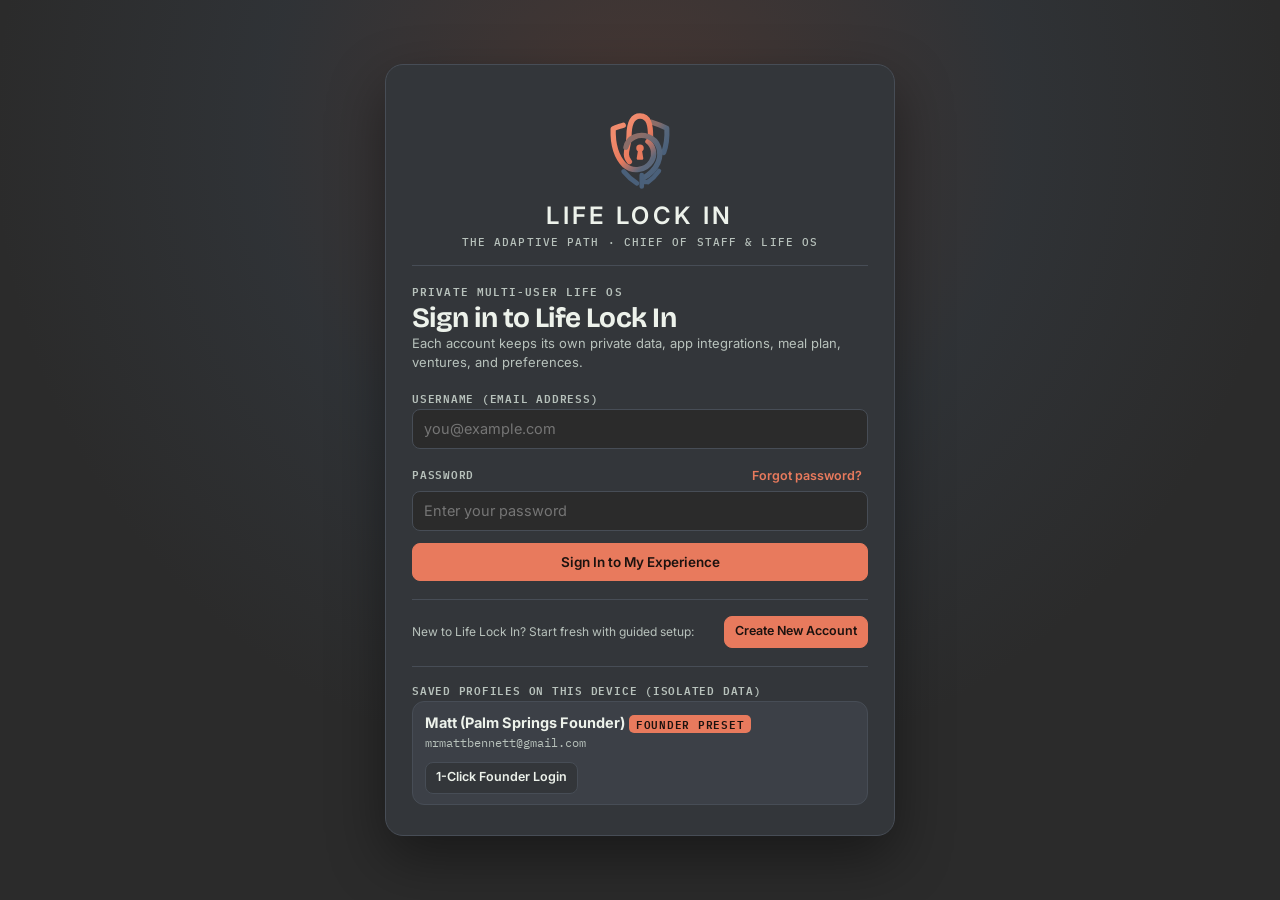
<file: index.html>
<!doctype html>
<html lang="en" data-theme="dark">
<head>
<meta charset="utf-8">
<meta name="viewport" content="width=device-width,initial-scale=1,viewport-fit=cover">
<meta name="apple-mobile-web-app-capable" content="yes">
<meta name="apple-mobile-web-app-status-bar-style" content="black-translucent">
<meta name="apple-mobile-web-app-title" content="Life Lock In">
<meta name="theme-color" content="#2B2B2B">
<link rel="icon" type="image/svg+xml" href="./icon.svg">
<link rel="apple-touch-icon" href="./icon.svg">
<link rel="manifest" href="./manifest.json">
<title>LIFE LOCK IN — The Adaptive Path · Chief of Staff OS</title>
<link rel="preconnect" href="https://fonts.googleapis.com">
<link rel="preconnect" href="https://fonts.gstatic.com" crossorigin>
<link href="https://fonts.googleapis.com/css2?family=Bricolage+Grotesque:opsz,wght@12..96,500;12..96,700&family=IBM+Plex+Mono:wght@400;500;600&family=Inter:wght@400;500;600;700&display=swap" rel="stylesheet">
<link rel="stylesheet" href="./steady.css">
</head>
<body>
<div id="authRoot" hidden></div>
<div class="app" id="appShell" hidden>
  <aside class="rail">
    <a class="brand" href="#today">
      <svg class="brand-mark" viewBox="0 0 200 200" aria-hidden="true">
        <defs>
          <linearGradient id="lliCoralSlate" x1="20%" y1="10%" x2="85%" y2="85%">
            <stop offset="0%" stop-color="#F08B6D"/>
            <stop offset="55%" stop-color="#E87A5D"/>
            <stop offset="100%" stop-color="#5B677A"/>
          </linearGradient>
          <linearGradient id="lliWarmCoral" x1="15%" y1="0%" x2="80%" y2="95%">
            <stop offset="0%" stop-color="#F28E71"/>
            <stop offset="65%" stop-color="#E87A5D"/>
            <stop offset="100%" stop-color="#B56A63"/>
          </linearGradient>
          <linearGradient id="lliSlateBlue" x1="25%" y1="15%" x2="85%" y2="95%">
            <stop offset="0%" stop-color="#8C6D68"/>
            <stop offset="45%" stop-color="#58677B"/>
            <stop offset="100%" stop-color="#4A607A"/>
          </linearGradient>
        </defs>
        <path d="M126 39 C139 43 151 48 161 53 C162 72 160 91 154 108" fill="none" stroke="url(#lliSlateBlue)" stroke-width="12" stroke-linecap="round" stroke-linejoin="round"/>
        <path d="M62 46 C53 49 45 51 39 54 C38 86 45 117 65 137 C83 153 113 149 126 128 C135 114 132 94 118 83" fill="none" stroke="url(#lliCoralSlate)" stroke-width="12.5" stroke-linecap="round" stroke-linejoin="round"/>
        <path d="M124 72 C124 47 121 25 100 25 C79 25 75 48 75 72 C75 96 61 112 76 129" fill="none" stroke="url(#lliWarmCoral)" stroke-width="12.5" stroke-linecap="round" stroke-linejoin="round"/>
        <path d="M68 96 C73 74 97 64 119 72 C141 80 151 106 141 131 C134 147 121 159 106 167" fill="none" stroke="url(#lliSlateBlue)" stroke-width="12.5" stroke-linecap="round" stroke-linejoin="round"/>
        <path d="M63 151 C72 162 82 171 93 178" fill="none" stroke="#4A607A" stroke-width="11.5" stroke-linecap="round"/>
        <path d="M104 159 L104 185 M104 175 L116 175 M118 175 C127 169 136 160 143 150" fill="none" stroke="#4A607A" stroke-width="11" stroke-linecap="round" stroke-linejoin="round"/>
        <circle cx="100" cy="98" r="9" fill="#E87A5D"/>
        <path d="M95.5 103 L92.5 121 C92.2 122.8 93.6 124.5 95.5 124.5 L104.5 124.5 C106.4 124.5 107.8 122.8 107.5 121 L104.5 103 Z" fill="#E87A5D"/>
      </svg>
      <div><b class="wordmark">LIFE LOCK IN</b><small>The Adaptive Path</small></div>
    </a>
    <nav class="nav" id="nav" aria-label="Primary Navigation"></nav>
    <div class="rail-actions">
      <div class="user-chip" id="userChip">
        <div><b id="userNameDisp">User</b><span class="hint small mono" id="userEmailDisp"></span></div>
        <button class="btn sm link" id="logoutBtn" type="button" title="Log Out / Switch User">Log Out</button>
      </div>
      <a class="btn sm" href="/jobs" style="display:flex;align-items:center;justify-content:center;gap:7px;background:rgba(56,189,248,0.12);border:1px solid rgba(56,189,248,0.3);color:#38bdf8;font-weight:600;padding:8px 12px;border-radius:8px;text-decoration:none;font-size:12px;">
        <svg viewBox="0 0 24 24" style="width:14px;height:14px;stroke:currentColor;fill:none;stroke-width:2;stroke-linecap:round;stroke-linejoin:round;" aria-hidden="true">
          <rect x="2" y="7" width="20" height="14" rx="2" ry="2"/>
          <path d="M16 21V5a2 2 0 0 0-2-2h-4a2 2 0 0 0-2 2v16"/>
        </svg>
        <span>Jobs App</span>
        <span style="font-family:var(--font-mono, monospace);font-size:9.5px;background:#38bdf8;color:#0f172a;font-weight:700;padding:1px 6px;border-radius:99px;margin-left:auto;">15</span>
      </a>
      <button class="btn sun sm" id="wakeBtn" type="button">Morning Ignition</button>
      <a id="fpill" href="#today"></a>
      <div class="railmeta" id="sync">Saved on device</div>
    </div>
  </aside>
  <main id="main" tabindex="-1"></main>
</div>

<div id="modalRoot"></div>
<div id="toast" class="toast" role="status" aria-live="polite"></div>

<script src="./steady-data.js"></script>
<script src="./steady-engine.js"></script>
<script src="./steady-views.js"></script>
<script>
// Seamlessly inject Jobs App navigation link into Primary Navigation rail
(function() {
  function injectJobsNav() {
    const nav = document.getElementById("nav");
    if (nav && !nav.querySelector('a[href="/jobs"]')) {
      const a = document.createElement("a");
      a.href = "/jobs";
      a.setAttribute("data-app", "jobs");
      a.innerHTML = '<svg viewBox="0 0 24 24" aria-hidden="true" style="stroke:currentColor;fill:none;stroke-width:2;stroke-linecap:round;stroke-linejoin:round;"><rect x="2" y="7" width="20" height="14" rx="2" ry="2"/><path d="M16 21V5a2 2 0 0 0-2-2h-4a2 2 0 0 0-2 2v16"/></svg><span>Jobs App</span><span class="badge" style="background:#38bdf8;color:#0f172a;font-weight:700;">15</span>';
      if (nav.children.length >= 2) {
        nav.insertBefore(a, nav.children[2]);
      } else {
        nav.appendChild(a);
      }
    }
  }
  const obs = new MutationObserver(injectJobsNav);
  const nav = document.getElementById("nav");
  if (nav) obs.observe(nav, { childList: true });
  window.addEventListener("DOMContentLoaded", injectJobsNav);
  window.addEventListener("load", injectJobsNav);
  injectJobsNav();
})();
</script>
</body>
</html>
</file>
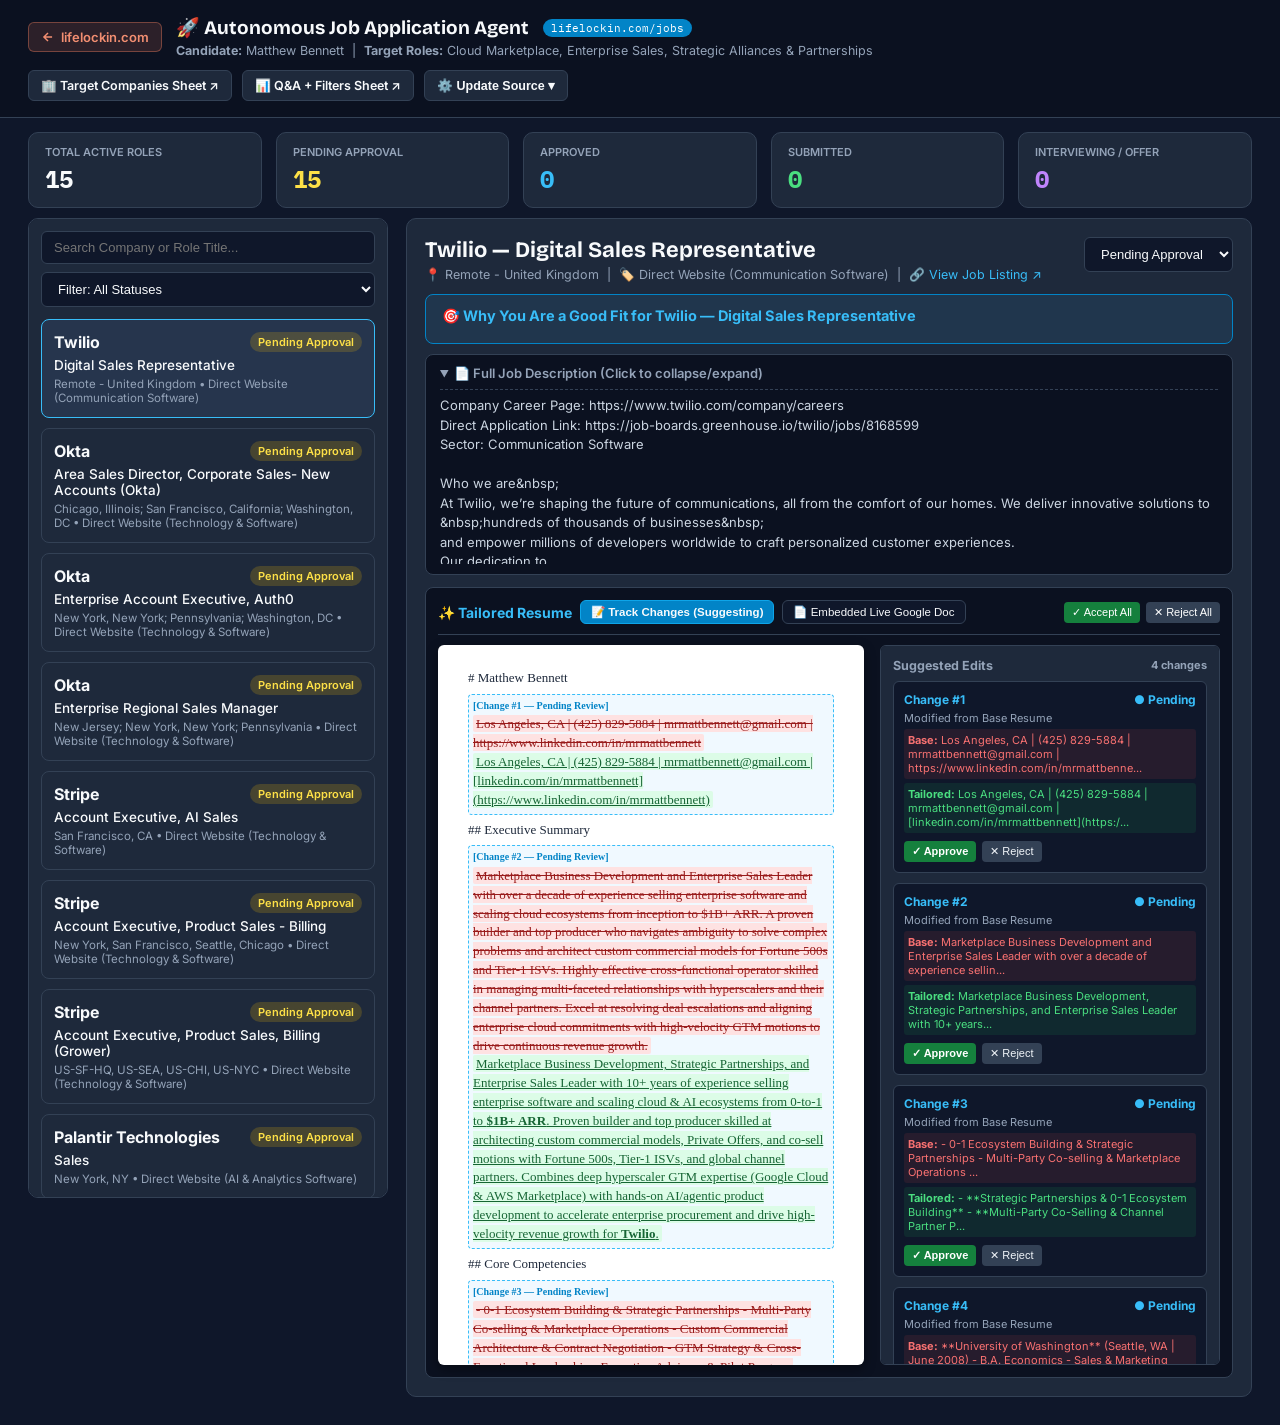
<file: jobs/index.html>
<!DOCTYPE html>
<html lang="en">
<head>
  <meta charset="UTF-8" />
  <meta name="viewport" content="width=device-width, initial-scale=1.0" />
  <title>Matthew Bennett — Job Applications | Life Lock In</title>
  <link rel="icon" type="image/svg+xml" href="/icon.svg">
  <link rel="preconnect" href="https://fonts.googleapis.com">
  <link rel="preconnect" href="https://fonts.gstatic.com" crossorigin>
  <link href="https://fonts.googleapis.com/css2?family=Bricolage+Grotesque:opsz,wght@12..96,500;12..96,700&family=IBM+Plex+Mono:wght@400;500;600&family=Inter:wght@400;500;600;700&display=swap" rel="stylesheet">
  <link rel="stylesheet" href="./jobs.css">
</head>
<body>
  <header>
    <div class="header-left">
      <a class="home-link" href="/" title="Return to Chief of Staff OS">
        <svg width="14" height="14" viewBox="0 0 24 24" fill="none" stroke="currentColor" stroke-width="2.5"><path d="M19 12H5M12 19l-7-7 7-7"/></svg>
        lifelockin.com
      </a>
      <div>
        <h1>🚀 Autonomous Job Application Agent <span style="font-size:11px; font-weight:normal; background:#0284c7; color:#fff; padding:2px 8px; border-radius:12px; margin-left:6px; font-family:'IBM Plex Mono',monospace;">lifelockin.com/jobs</span></h1>
        <p><strong>Candidate:</strong> Matthew Bennett &nbsp;|&nbsp; <strong>Target Roles:</strong> Cloud Marketplace, Enterprise Sales, Strategic Alliances & Partnerships</p>
      </div>
    </div>
    <div class="header-links">
      <a id="companySheetLink" href="#" target="_blank" rel="noopener">🏢 Target Companies Sheet ↗</a>
      <a id="filterSheetLink" href="#" target="_blank" rel="noopener">📊 Q&A + Filters Sheet ↗</a>
      <button onclick="toggleConfigDrawer()" id="updateSourceBtn">⚙️ Update Source ▾</button>
    </div>
  </header>

  <div class="metrics" id="metrics"></div>

  <div class="config-drawer" id="configDrawer">
    <div class="config-card">
      <h3>
        <span>🔧 Agent Filter Parameters</span>
        <a id="editParamsSheetLink" href="#" target="_blank" style="font-size:12px; color:#38bdf8; text-decoration:none;">Open Sheet ↗</a>
      </h3>
      <div style="font-size:12px; color:var(--muted); margin-bottom:6px;">Select a parameter key to view its active values:</div>
      <select id="paramKeySelect" style="width:100%;" onchange="onParamSelected()"></select>
      <div style="margin-top:8px;">
        <input type="text" id="paramValueInput" style="width:100%;" readonly />
      </div>
      <div style="margin-top:6px; font-size:11.5px; color:var(--muted);">
        <strong id="paramCategory"></strong>: <span id="paramDesc"></span>
      </div>
    </div>

    <div class="config-card">
      <h3>
        <span>🏢 Company Career Sources</span>
        <span id="companyCountBadge" style="font-size:11.5px; color:#94a3b8; font-weight:normal;">117 companies tracked</span>
      </h3>
      <div style="font-size:12px; color:var(--muted); margin-bottom:6px;">Direct career sites are pulled directly from your Google Sheet.</div>
      <div style="margin-top:12px; padding:10px; background:#0f172a; border-radius:6px; font-size:12px; line-height:1.5;">
        <span>To add a new target tech company or update company career URLs:</span><br/>
        <a id="addCompanySheetLink" href="#" target="_blank" style="color:#38bdf8; font-weight:600; display:inline-block; margin-top:6px;">Open top_us_tech_careers Tab in Google Sheets ↗</a>
      </div>
    </div>
  </div>

  <div class="layout">
    <div class="sidebar-list">
      <div style="margin-bottom:12px;">
        <input type="text" id="searchInput" placeholder="Search Company or Role Title..." style="width:100%; margin-bottom:8px;" oninput="onSearchChange()" />
        <select id="statusFilter" style="width:100%;" onchange="onStatusFilterChange()">
          <option value="All">Filter: All Statuses</option>
          <option value="Discovered">Discovered</option>
          <option value="Pending Approval">Pending Approval</option>
          <option value="Approved">Approved</option>
          <option value="Submitted">Submitted</option>
          <option value="Interviewing">Interviewing</option>
          <option value="Offer">Offer</option>
        </select>
      </div>
      <div id="jobList"></div>
    </div>

    <div class="detail-pane" id="detailPane">
      <div style="text-align:center; padding:100px 20px; color:var(--muted);">
        Select an active role from the sidebar to inspect details and review the tailored resume.
      </div>
    </div>
  </div>

  <div class="toast" id="toast"></div>

  <!-- Synchronous Data Bundles -->
  <script src="./jobs-data.js"></script>
  <script src="./slice-1.js"></script>
  <script src="./slice-2.js"></script>
  <script src="./slice-3.js"></script>
  <script src="./slice-4.js"></script>
  <script src="./slice-5.js"></script>
  <script src="./slice-6.js"></script>
  <script src="./slice-7.js"></script>
  <script src="./slice-8.js"></script>

  <script>
    const FALLBACK_BASE_RESUME = `# Matthew Bennett
Los Angeles, CA | (425) 829-5884 | mrmattbennett@gmail.com | https://www.linkedin.com/in/mrmattbennett

## Executive Summary
Marketplace Business Development and Enterprise Sales Leader with over a decade of experience selling enterprise software and scaling cloud ecosystems from inception to $1B+ ARR. A proven builder and top producer who navigates ambiguity to solve complex problems and architect custom commercial models for Fortune 500s and Tier-1 ISVs. Highly effective cross-functional operator skilled in managing multi-faceted relationships with hyperscalers and their channel partners. Excel at resolving deal escalations and aligning enterprise cloud commitments with high-velocity GTM motions to drive continuous revenue growth.

## Core Competencies
- 0-1 Ecosystem Building & Strategic Partnerships
- Multi-Party Co-selling & Marketplace Operations
- Custom Commercial Architecture & Contract Negotiation
- GTM Strategy & Cross-Functional Leadership
- Executive Advisory & Pilot Program Ownership

## Work Experience

### Independent Entrepreneur, Consultant & Technical Builder (May 2025 – Present)
- **Product Development:** Architected and developed a full-stack, AI-driven customer acquisition platform from the ground up, utilizing agentic workflow automations and complex payment integrations to solve localized market inefficiencies for local business owners.
- **Market Readiness:** Maintained deep fluency in evolving multi-cloud commercial models, specifically tracking the expansion of Marketplace buying centers from IT infrastructure to line of business applications.

### Google Inc. — Global Strategic Channel Manager, Google Cloud Marketplace (May 2024 – May 2025 | Los Angeles, CA)
- **Revenue Leadership:** Orchestrated multi-party Channel Partner Private Offers across 35 strategic partners, including Informatica. Designed channel economics into enterprise deals, enabling customers to draw down committed cloud spend via partner channels and generating $1B+ in incremental ecosystem revenue.
- **Operational Scalability:** Designed transaction frameworks and resolved complex governance bottlenecks across sales, legal, and operational disciplines, reducing channel procurement execution cycles from 6 months to 2 weeks.

### Google Inc. — Lead, Data & GenAI Global Strategic ISV Partnerships, Google Cloud Marketplace (May 2021 – May 2024 | Los Angeles, CA)
- **Category Leadership:** Owned GTM strategy and scaled the Data & GenAI Marketplace category to $500M+ in new revenue. Successfully achieved >100% of target quotas year-over-year.
- **Strategic Pipeline Acceleration:** Co-authored and executed joint GTM motions across 25+ Tier-1 ISVs (e.g., Fivetran, dbt Labs). Advised executive leadership on marketplace transaction structures, successfully converting high-friction enterprise procurement cycles into accelerated cloud drawdowns.
- **Pilot Program Ownership:** Selected by leadership to pilot the Marketplace Sales Lead Program, establishing foundational operating mechanisms, joint pipeline reviews, and compensation structures later adopted globally.

### Google Inc. — Founding Team Member & Enterprise Account Executive, Google Cloud Marketplace (Aug 2016 – May 2021 | Los Angeles, CA)
- **0-1 Foundation:** Key contributor in launching and scaling Google Cloud Marketplace from its inception, expanding the ecosystem 10x to $250M+ in annual transaction volume.
- **Contract Architecture:** Crafted bespoke legal, financial, and operational frameworks for Fortune 500 customers, paving the way for multi-million dollar third-party software transactions on GCP.

### Orbitera, Inc. — Head of Sales & Business Development (Oct 2014 – Aug 2016 | Seattle, WA)
- **Startup Growth & Acquisition:** Directed GTM strategy for a pioneering multi-cloud marketplace platform, driving $5M+ in new enterprise revenue and managed AWS Marketplace listings as Seller of Record for Adobe, Oracle, and Suse, providing a foundational understanding of the underlying hyperscaler consumption models driving modern software monetization.
- **Solution Architecture:** Designed multi-cloud billing and metering architectures, enabling complex ISVs to efficiently package and price solutions across disparate cloud environments.

## Education
**University of Washington** (Seattle, WA | June 2008)
- B.A. Economics
- Sales & Marketing Program Certificate – Michael G. Foster School of Business`;

    let allJobs = (window.INITIAL_JOBS || []);
    let filteredJobs = [...allJobs];
    let selectedId = null;
    let resumeViewMode = 'track';
    let currentFilter = 'All';
    let searchQuery = '';
    let trackedBlocksByJob = {};

    const details = window.JOB_DETAILS || {};
    allJobs.forEach(j => {
      if (details[j.id]) {
        Object.assign(j, details[j.id]);
      }
    });

    const LOCAL_STATUS_KEY = 'matthew_job_status_overrides';
    function getStatusOverrides() {
      try { return JSON.parse(localStorage.getItem(LOCAL_STATUS_KEY) || '{}'); }
      catch(e) { return {}; }
    }
    function setStatusOverride(jobId, newStatus) {
      const overrides = getStatusOverrides();
      overrides[jobId] = newStatus;
      localStorage.setItem(LOCAL_STATUS_KEY, JSON.stringify(overrides));
      const job = allJobs.find(j => j.id === jobId);
      if (job) job.status = newStatus;
    }

    const overrides = getStatusOverrides();
    allJobs.forEach(j => {
      if (overrides[j.id]) j.status = overrides[j.id];
    });

    function computeTrackedBlocks(baseText, tailoredText) {
      function cleanLines(txt) {
        return (txt || '').replace(/^### Tailoring & Match Highlights[\s\S]*$/m, '')
          .replace(/^## Review & Approve:[\s\S]*$/m, '')
          .trim().split('\n').map(l => l.trim()).filter(l => l && !l.startsWith('**Target Role') && !l.startsWith('**Core Focus'));
      }
      const a = cleanLines(baseText);
      const b = cleanLines(tailoredText);
      const m = a.length, n = b.length;
      const dp = Array.from({length: m + 1}, () => new Uint16Array(n + 1));
      for (let i = 0; i < m; i++) {
        for (let j = 0; j < n; j++) {
          if (a[i] === b[j]) dp[i+1][j+1] = dp[i][j] + 1;
          else dp[i+1][j+1] = Math.max(dp[i+1][j], dp[i][j+1]);
        }
      }
      let i = m, j = n;
      const rawDiffs = [];
      while (i > 0 || j > 0) {
        if (i > 0 && j > 0 && a[i-1] === b[j-1]) {
          rawDiffs.push({type: 'equal', base: a[i-1], tail: b[j-1]});
          i--; j--;
        } else if (j > 0 && (i === 0 || dp[i][j-1] >= dp[i-1][j])) {
          rawDiffs.push({type: 'insert', base: '', tail: b[j-1]});
          j--;
        } else {
          rawDiffs.push({type: 'delete', base: a[i-1], tail: ''});
          i--;
        }
      }
      rawDiffs.reverse();

      const blocks = [];
      let changeIdx = 1;
      let k = 0;
      while (k < rawDiffs.length) {
        const cur = rawDiffs[k];
        if (cur.type === 'equal') {
          blocks.push({
            id: 'eq_' + k,
            type: 'equal',
            base_text: cur.base,
            tailored_text: cur.tail,
            status: 'equal'
          });
          k++;
        } else {
          const baseParts = [];
          const tailParts = [];
          while (k < rawDiffs.length && rawDiffs[k].type !== 'equal') {
            if (rawDiffs[k].base) baseParts.push(rawDiffs[k].base);
            if (rawDiffs[k].tail) tailParts.push(rawDiffs[k].tail);
            k++;
          }
          const baseText = baseParts.join('\n');
          const tailText = tailParts.join('\n');
          let label = 'Modified from Base Resume';
          let type = 'replace';
          if (!baseText) { type = 'insert'; label = 'New Tailored Addition'; }
          else if (!tailText) { type = 'delete'; label = 'Removed from Base Resume'; }

          blocks.push({
            id: 'chg_' + changeIdx,
            change_num: changeIdx,
            type: type,
            label: label,
            base_text: baseText,
            tailored_text: tailText,
            status: 'pending'
          });
          changeIdx++;
        }
      }
      return blocks;
    }

    function init() {
      const cfg = window.INITIAL_CONFIG || {};
      const companyUrl = cfg.career_sources_url || "https://docs.google.com/spreadsheets/d/114AoWET16MNHi5zJTwM71kMkh4qBNcnsbhUi_ZzXZ6Y/edit?gid=2091292570#gid=2091292570";
      const filterUrl = cfg.spreadsheet_url || "https://docs.google.com/spreadsheets/d/1IRIumpzqp-xp_iKkfKp7P3NCd9X6vmOjbTSAWedp-Cg/edit";

      document.getElementById('companySheetLink').href = companyUrl;
      document.getElementById('addCompanySheetLink').href = companyUrl;
      document.getElementById('filterSheetLink').href = filterUrl;
      document.getElementById('editParamsSheetLink').href = filterUrl;

      const params = cfg.parameters || [];
      const sel = document.getElementById('paramKeySelect');
      sel.innerHTML = params.map(p => `<option value="${p.key}">${p.key} (${p.category})</option>`).join('');
      onParamSelected();

      applyFilters();
      if (filteredJobs.length > 0) {
        selectJob(filteredJobs[0].id);
      }
    }

    function toggleConfigDrawer() {
      const drawer = document.getElementById('configDrawer');
      const btn = document.getElementById('updateSourceBtn');
      drawer.classList.toggle('open');
      btn.textContent = drawer.classList.contains('open') ? '⚙️ Update Source ▴' : '⚙️ Update Source ▾';
    }

    function onParamSelected() {
      const cfg = window.INITIAL_CONFIG || {};
      const params = cfg.parameters || [];
      const key = document.getElementById('paramKeySelect').value;
      const item = params.find(p => p.key === key);
      if (!item) return;
      document.getElementById('paramValueInput').value = item.value || '';
      document.getElementById('paramDesc').textContent = item.description || '';
      document.getElementById('paramCategory').textContent = item.category || '';
    }

    function onSearchChange() {
      searchQuery = document.getElementById('searchInput').value.toLowerCase().trim();
      applyFilters();
    }

    function onStatusFilterChange() {
      currentFilter = document.getElementById('statusFilter').value;
      applyFilters();
    }

    function applyFilters() {
      filteredJobs = allJobs.filter(j => {
        if (currentFilter !== 'All' && j.status !== currentFilter) {
          if (currentFilter === 'Approved' && !j.status.startsWith('Approved')) return false;
          if (currentFilter !== 'Approved') return false;
        }
        if (searchQuery) {
          const matchCompany = (j.company || '').toLowerCase().includes(searchQuery);
          const matchTitle = (j.title || '').toLowerCase().includes(searchQuery);
          if (!matchCompany && !matchTitle) return false;
        }
        return true;
      });

      renderMetrics();
      renderJobList();
      if (!filteredJobs.some(j => j.id === selectedId) && filteredJobs.length > 0) {
        selectJob(filteredJobs[0].id);
      }
    }

    function renderMetrics() {
      const total = allJobs.length;
      const pending = allJobs.filter(j => j.status === 'Pending Approval').length;
      const approved = allJobs.filter(j => j.status.startsWith('Approved')).length;
      const submitted = allJobs.filter(j => j.status === 'Submitted').length;
      const interviewing = allJobs.filter(j => j.status === 'Interviewing' || j.status === 'Offer').length;

      document.getElementById('metrics').innerHTML = `
        <div class="metric-card"><div class="label">Total Active Roles</div><div class="val">${total}</div></div>
        <div class="metric-card"><div class="label">Pending Approval</div><div class="val" style="color:#fde047">${pending}</div></div>
        <div class="metric-card"><div class="label">Approved</div><div class="val" style="color:#38bdf8">${approved}</div></div>
        <div class="metric-card"><div class="label">Submitted</div><div class="val" style="color:#4ade80">${submitted}</div></div>
        <div class="metric-card"><div class="label">Interviewing / Offer</div><div class="val" style="color:#c084fc">${interviewing}</div></div>
      `;
    }

    function renderJobList() {
      const listEl = document.getElementById('jobList');
      if (filteredJobs.length === 0) {
        listEl.innerHTML = `<div style="padding:20px; text-align:center; color:var(--muted); font-size:13px;">No matching roles found.</div>`;
        return;
      }
      listEl.innerHTML = filteredJobs.map(j => {
        const cls = j.status.split(' ')[0];
        const active = j.id === selectedId ? 'active' : '';
        return `
          <div class="job-item ${active}" onclick="selectJob(${j.id})">
            <div style="display:flex; justify-content:space-between; align-items:center;">
              <strong style="color:#f8fafc;">${escapeHtml(j.company)}</strong>
              <span class="badge ${cls}">${j.status}</span>
            </div>
            <div style="margin-top:5px; font-size:13.5px; font-weight:500;">${escapeHtml(j.title)}</div>
            <div style="margin-top:4px; font-size:11.5px; color:var(--muted);">${escapeHtml(j.location || 'Remote')} • ${escapeHtml(j.source_board || '')}</div>
          </div>
        `;
      }).join('');
    }

    function selectJob(id) {
      selectedId = id;
      renderJobList();
      const job = allJobs.find(j => j.id === id);
      if (!job) return;

      if (!trackedBlocksByJob[job.id]) {
        trackedBlocksByJob[job.id] = computeTrackedBlocks(FALLBACK_BASE_RESUME, job.tailored_resume_md || '');
      }

      const gdocUrl = job.gdoc_url || '';
      const pdfExportUrl = job.pdf_export_url || (gdocUrl ? getPdfExportUrl(gdocUrl) : '');
      const fitSummaryHtml = (job.match_summary || '').replace('### Tailoring & Match Highlights', '').trim();

      const detailEl = document.getElementById('detailPane');
      detailEl.innerHTML = `
        <div style="display:flex; justify-content:space-between; align-items:flex-start; margin-bottom:12px; gap:16px;">
          <div>
            <h2 style="margin:0 0 4px 0; font-size:22px; font-family:'Bricolage Grotesque', sans-serif;">
              ${escapeHtml(job.company)} — ${escapeHtml(job.title)}
            </h2>
            <div style="color:var(--muted); font-size:12.5px;">
              📍 ${escapeHtml(job.location || 'Remote')} &nbsp;|&nbsp;
              🏷️ ${escapeHtml(job.source_board || 'Direct Career Site')} &nbsp;|&nbsp;
              🔗 <a href="${job.job_url}" target="_blank" rel="noopener" style="color:#38bdf8; text-decoration:none;">View Job Listing ↗</a>
            </div>
          </div>
          <div style="display:flex; align-items:center; gap:8px;">
            <select onchange="onJobStatusChange(${job.id}, this.value)">
              <option value="Pending Approval" ${job.status === 'Pending Approval' ? 'selected' : ''}>Pending Approval</option>
              <option value="Approved" ${job.status.startsWith('Approved') ? 'selected' : ''}>Approved</option>
              <option value="Submitted" ${job.status === 'Submitted' ? 'selected' : ''}>Submitted</option>
              <option value="Interviewing" ${job.status === 'Interviewing' ? 'selected' : ''}>Interviewing</option>
              <option value="Offer" ${job.status === 'Offer' ? 'selected' : ''}>Offer</option>
            </select>
            ${gdocUrl ? `<a href="${gdocUrl}" target="_blank" class="approve-btn" style="text-decoration:none; padding:7px 12px; border-radius:6px; font-size:12.5px; display:inline-flex; align-items:center; gap:5px;">🔗 Open Google Doc ↗</a>` : ''}
            ${pdfExportUrl ? `<a href="${pdfExportUrl}" target="_blank" class="primary" style="text-decoration:none; padding:7px 12px; border-radius:6px; font-size:12.5px; display:inline-flex; align-items:center; gap:5px;">📥 Download PDF ↗</a>` : ''}
          </div>
        </div>

        <div class="fit-summary-section">
          <h3>🎯 Why You Are a Good Fit for ${escapeHtml(job.company)} — ${escapeHtml(job.title)}</h3>
          <div class="fit-summary-body">${formatRichText(fitSummaryHtml)}</div>
        </div>

        <div class="job-desc-compact">
          <details open>
            <summary>📄 Full Job Description (Click to collapse/expand)</summary>
            <div class="job-desc-scroll">${escapeHtml(job.job_description || 'No description available.')}</div>
          </details>
        </div>

        <div class="resume-fullwidth-card">
          <div style="display:flex; justify-content:space-between; align-items:center; border-bottom:1px solid var(--border); padding-bottom:10px;">
            <div style="display:flex; align-items:center; gap:8px;">
              <span style="font-weight:700; font-size:14px; color:#38bdf8;">✨ Tailored Resume</span>
              <button onclick="setResumeViewMode('track')" class="${resumeViewMode === 'track' ? 'primary' : ''}" style="padding:4px 10px; font-size:11.5px;">📝 Track Changes (Suggesting)</button>
              <button onclick="setResumeViewMode('gdoc')" class="${resumeViewMode === 'gdoc' ? 'primary' : ''}" style="padding:4px 10px; font-size:11.5px;">📄 Embedded Live Google Doc</button>
            </div>
            ${resumeViewMode === 'track' ? `
              <div style="display:flex; gap:6px;">
                <button onclick="handleAllSuggestions(${job.id}, 'accepted')" style="padding:4px 8px; font-size:11px; background:#15803d; color:#fff; border:none; border-radius:4px; cursor:pointer;">✓ Accept All</button>
                <button onclick="handleAllSuggestions(${job.id}, 'rejected')" style="padding:4px 8px; font-size:11px; background:#334155; color:#fff; border:none; border-radius:4px; cursor:pointer;">✕ Reject All</button>
              </div>
            ` : ''}
          </div>

          ${resumeViewMode === 'track' ? renderTrackChangesView(job) : renderGoogleDocIframe(job)}
        </div>
      `;
    }

    function renderGoogleDocIframe(job) {
      if (!job.gdoc_url) {
        return `
          <div style="text-align:center; padding:60px 20px; color:var(--muted);">
            No Google Doc link available for this role yet.<br/>
            You can review the tailored content directly in Track Changes view.
          </div>
        `;
      }
      return `<iframe src="${job.gdoc_url}?rm=minimal" style="width:100%; height:750px; border:none; border-radius:6px; margin-top:10px; background:#fff;"></iframe>`;
    }

    function renderTrackChangesView(job) {
      const blocks = trackedBlocksByJob[job.id] || [];
      let paperHtml = '';
      let cardsHtml = '';

      for (const blk of blocks) {
        if (blk.type === 'equal') {
          paperHtml += `<div>${formatRichText(blk.tailored_text)}</div>\n`;
          continue;
        }

        if (blk.status === 'accepted') {
          if (blk.tailored_text) {
            paperHtml += `<div style="border-left:3px solid #16a34a; padding-left:8px; background:#f0fdf4; margin:4px 0;">${formatRichText(blk.tailored_text)}</div>\n`;
          }
        } else if (blk.status === 'rejected') {
          if (blk.base_text) {
            paperHtml += `<div style="border-left:3px solid #64748b; padding-left:8px; background:#f8fafc; margin:4px 0;">${formatRichText(blk.base_text)}</div>\n`;
          }
        } else {
          paperHtml += `<div class="track-block-pending" id="doc_blk_${blk.id}" style="margin:6px 0; padding:4px; border:1px dashed #38bdf8; border-radius:4px; background:#f0f9ff;">`;
          paperHtml += `<div style="font-size:10px; color:#0284c7; font-weight:700; margin-bottom:2px;">[Change #${blk.change_num} — Pending Review]</div>`;
          if (blk.base_text) paperHtml += `<div><del class="track-del">${escapeHtml(blk.base_text)}</del></div>`;
          if (blk.tailored_text) paperHtml += `<div><ins class="track-ins">${formatRichText(blk.tailored_text)}</ins></div>`;
          paperHtml += `</div>\n`;
        }

        const isAccepted = blk.status === 'accepted';
        const isRejected = blk.status === 'rejected';
        const cardClass = isAccepted ? 'accepted' : (isRejected ? 'rejected' : '');

        cardsHtml += `
          <div class="suggestion-card ${cardClass}" id="card_${blk.id}">
            <div class="header">
              <span>Change #${blk.change_num}</span>
              <span>${isAccepted ? '✓ Accepted' : (isRejected ? '✕ Rejected' : '● Pending')}</span>
            </div>
            <div style="font-size:11px; color:var(--muted);">${escapeHtml(blk.label)}</div>
            ${blk.base_text ? `<div style="margin-top:4px; font-size:11px; color:#f87171; background:rgba(239,68,68,0.1); padding:4px; border-radius:3px;"><strong>Base:</strong> ${escapeHtml(blk.base_text.slice(0, 100))}${blk.base_text.length > 100 ? '...' : ''}</div>` : ''}
            ${blk.tailored_text ? `<div style="margin-top:4px; font-size:11px; color:#4ade80; background:rgba(34,197,94,0.1); padding:4px; border-radius:3px;"><strong>Tailored:</strong> ${escapeHtml(blk.tailored_text.slice(0, 100))}${blk.tailored_text.length > 100 ? '...' : ''}</div>` : ''}
            <div style="display:flex; gap:6px; margin-top:8px;">
              <button class="btn-approve" onclick="handleSuggestionDecision(${job.id}, '${blk.id}', 'accepted')">✓ Approve</button>
              <button class="btn-reject" onclick="handleSuggestionDecision(${job.id}, '${blk.id}', 'rejected')">✕ Reject</button>
            </div>
          </div>
        `;
      }

      return `
        <div class="track-changes-container">
          <div class="paper-canvas">
            ${paperHtml || '<div>No tailored resume content found.</div>'}
          </div>
          <div class="track-sidebar">
            <div style="font-weight:700; font-size:12.5px; margin-bottom:8px; color:var(--muted); display:flex; justify-content:space-between;">
              <span>Suggested Edits</span>
              <span style="font-size:11px;">${blocks.filter(b=>b.type!=='equal').length} changes</span>
            </div>
            ${cardsHtml || '<div style="color:var(--muted); font-size:12px;">No suggestions.</div>'}
          </div>
        </div>
      `;
    }

    function setResumeViewMode(mode) {
      resumeViewMode = mode;
      if (selectedId) selectJob(selectedId);
    }

    function handleSuggestionDecision(jobId, blockId, decision) {
      const blocks = trackedBlocksByJob[jobId] || [];
      const blk = blocks.find(b => b.id === blockId);
      if (blk) blk.status = decision;
      selectJob(jobId);
    }

    function handleAllSuggestions(jobId, decision) {
      const blocks = trackedBlocksByJob[jobId] || [];
      for (const blk of blocks) {
        if (blk.type !== 'equal') blk.status = decision;
      }
      selectJob(jobId);
    }

    function onJobStatusChange(jobId, newStatus) {
      setStatusOverride(jobId, newStatus);
      showToast(`Status updated to: ${newStatus}`);
      renderMetrics();
      renderJobList();
      selectJob(jobId);
    }

    function showToast(msg) {
      const t = document.getElementById('toast');
      t.textContent = msg;
      t.style.display = 'block';
      setTimeout(() => { t.style.display = 'none'; }, 2600);
    }

    function getPdfExportUrl(gdocUrl) {
      if (!gdocUrl) return '';
      const m = gdocUrl.match(/\/document\/d\/([a-zA-Z0-9_-]+)/);
      return m ? `https://docs.google.com/document/d/${m[1]}/export?format=pdf` : '';
    }

    function escapeHtml(str) {
      return (str || '').replace(/&/g, '&amp;').replace(/</g, '&lt;').replace(/>/g, '&gt;').replace(/"/g, '&quot;');
    }

    function formatRichText(text) {
      return escapeHtml(text || '').replace(/\*\*(.+?)\*\*/g, '<strong>$1</strong>');
    }

    window.onload = init;
  </script>
</body>
</html>
</file>
<file: steady.css>
:root{
  /* LIFE LOCK IN — The Adaptive Path (Option 02 Primary Dark-Mode Palette) */
  --bg:#2B2B2B;           /* Canvas Backdrop: Deep Charcoal */
  --surface:#33363A;      /* Elevated Card Surface */
  --surface-2:#3C4047;    /* Secondary Surface */
  --surface-3:#464B54;    /* Tertiary Surface */
  --ink:#EDF2EB;          /* Wordmark & Primary Ink: Soft Off-White */
  --ink-2:#B8C2BC;        /* Muted Off-White / Slate Tint */
  --ink-3:#8A9694;        /* Subtle Meta Ink */
  --line:#474D56;         /* Hairline Border */
  --accent:#E87A5D;       /* Primary Accent: Warm Coral */
  --accent-ink:#1C120F;   /* High-contrast dark ink on Warm Coral */
  --accent-soft:#48322D;  /* Warm Coral Soft Surface */
  --slate:#4A607A;        /* Secondary Accent: Calming Slate Blue */
  --slate-ink:#EDF2EB;
  --slate-soft:#2E3A47;
  --sun:#E87A5D;          /* Warm Coral Empowerment Accent */
  --sun-ink:#1C120F;
  --sun-soft:#3F2E2B;
  --good:#58B987; --good-soft:#243E32;
  --warn:#E6A14B; --crit:#F07575; --crit-soft:#442626;
  --font-display:'Bricolage Grotesque',system-ui,-apple-system,sans-serif;
  --font-body:'Inter',system-ui,-apple-system,BlinkMacSystemFont,sans-serif;
  --font-mono:'IBM Plex Mono',ui-monospace,Menlo,Consolas,monospace;
  color-scheme:dark;
  padding-top:env(safe-area-inset-top,0px);
  padding-bottom:env(safe-area-inset-bottom,0px);
}
:root[data-theme="light"]{
  --bg:#EDF2EB; --surface:#FFFFFF; --surface-2:#E2E8E1; --surface-3:#D5DDD4;
  --ink:#2B2B2B; --ink-2:#4A607A; --ink-3:#687B92; --line:#CBD3CA;
  --accent:#E87A5D; --accent-ink:#FFFFFF; --accent-soft:#FBE4DD;
  --slate:#4A607A; --slate-ink:#EDF2EB; --slate-soft:#DFE6EE;
  --sun:#4A607A; --sun-ink:#EDF2EB; --sun-soft:#E3EAF2;
  --good:#1C8C58; --good-soft:#D6F2E4; --warn:#B86B0B; --crit:#C23B3B; --crit-soft:#FADCDC;
  color-scheme:light;
}
*{box-sizing:border-box}
html,body{margin:0;padding:0;background:var(--bg);color:var(--ink);font:14.5px/1.5 var(--font-body);-webkit-font-smoothing:antialiased}
button,input,textarea,select{font:inherit;color:inherit}
a{color:var(--accent)}
[hidden]{display:none!important}
:focus-visible{outline:2px solid var(--accent);outline-offset:2px;border-radius:6px}
h1,h2,h3,h4,p,ul,ol,dl,dd{margin:0}
ul,ol{padding:0;list-style:none}
.mono{font-family:var(--font-mono);font-variant-numeric:tabular-nums}

/* App Shell */
.app{display:grid;grid-template-columns:minmax(0,1fr);min-height:100vh}
.rail{display:flex;align-items:center;justify-content:space-between;gap:10px;padding:12px max(16px,env(safe-area-inset-right,0px)) 8px max(16px,env(safe-area-inset-left,0px));background:var(--surface);border-bottom:1px solid var(--line)}
.brand{display:flex;align-items:center;gap:11px;text-decoration:none;color:inherit}
.brand svg,.brand-mark{width:40px;height:40px;flex:none}
.brand b,.wordmark{display:block;font:700 17.5px/1.05 var(--font-body);letter-spacing:.11em;text-transform:uppercase;color:#EDF2EB}
.brand small{display:block;font:500 10px/1.3 var(--font-mono);letter-spacing:.09em;text-transform:uppercase;color:var(--ink-2);margin-top:3px}
.rail-actions{display:flex;align-items:center;gap:8px;flex-wrap:wrap}
.railmeta{font:500 11px/1.4 var(--font-mono);color:var(--ink-2)}
.user-chip{display:flex;align-items:center;justify-content:space-between;gap:8px;padding:6px 10px;background:var(--surface-2);border:1px solid var(--line);border-radius:8px;font-size:12px}
.user-chip b{display:block;font-size:12.5px;overflow:hidden;text-overflow:ellipsis;white-space:nowrap;max-width:140px}
#fpill{display:none;background:var(--accent);color:var(--accent-ink);border-radius:99px;padding:4px 10px;font:600 11px/1 var(--font-mono);text-decoration:none}
#fpill.on{display:inline-flex;align-items:center;gap:4px}

.nav{position:fixed;left:0;right:0;bottom:0;z-index:30;display:flex;overflow-x:auto;background:var(--surface);border-top:1px solid var(--line);padding:4px max(6px,env(safe-area-inset-right,0px)) calc(4px + env(safe-area-inset-bottom,0px)) max(6px,env(safe-area-inset-left,0px));gap:2px;scrollbar-width:none}
.nav::-webkit-scrollbar{display:none}
.nav a{flex:1 0 62px;display:flex;flex-direction:column;align-items:center;justify-content:center;gap:3px;padding:6px 4px;border-radius:8px;color:var(--ink-2);text-decoration:none;font-size:10.5px;font-weight:600;white-space:nowrap}
.nav a svg{width:19px;height:19px;stroke:currentColor;fill:none;stroke-width:1.8;stroke-linecap:round;stroke-linejoin:round}
.nav a[aria-current="page"]{color:var(--accent);background:var(--accent-soft)}
.nav a .badge{font:600 9.5px/1 var(--font-mono);background:var(--accent);color:var(--accent-ink);border-radius:99px;padding:2px 5px;margin-left:auto}

main{padding:16px max(16px,env(safe-area-inset-right,0px)) 110px max(16px,env(safe-area-inset-left,0px));min-width:0;max-width:1280px;width:100%;margin:0 auto}

@media (min-width:960px){
  .app{grid-template-columns:256px minmax(0,1fr)}
  .rail{position:sticky;top:0;height:100vh;align-self:start;flex-direction:column;align-items:stretch;justify-content:flex-start;gap:14px;padding:20px 15px;border-bottom:0;border-right:1px solid var(--line);overflow-y:auto}
  .nav{position:static;flex-direction:column;overflow:visible;background:none;border:0;padding:0;gap:2px;flex:1}
  .nav a{flex:0 0 auto;flex-direction:row;justify-content:flex-start;gap:10px;padding:8px 11px;font-size:13px}
  .rail-actions{flex-direction:column;align-items:stretch}
  main{padding:26px 34px 56px 28px}
}

/* Typography & Layout Primitives */
h1{font:700 28px/1.12 var(--font-display);letter-spacing:-.02em}
h2{font:700 20px/1.2 var(--font-display);letter-spacing:-.01em}
h3{font:600 11.5px/1.2 var(--font-mono);text-transform:uppercase;letter-spacing:.09em;color:var(--ink-2);margin-bottom:10px}
.eyebrow{font:600 11px/1.3 var(--font-mono);letter-spacing:.1em;text-transform:uppercase;color:var(--ink-2)}
.hint{color:var(--ink-2);font-size:13px}
.small{font-size:12px}
.page-head{display:flex;flex-wrap:wrap;align-items:flex-end;justify-content:space-between;gap:14px;margin-bottom:20px;padding-bottom:14px;border-bottom:1px solid var(--line)}
.page-head p+h1{margin-top:4px}
.lede{max-width:68ch;color:var(--ink-2);margin-bottom:18px}

.grid-2{display:grid;gap:22px;grid-template-columns:minmax(0,1fr);align-items:start}
.grid-3{display:grid;gap:18px;grid-template-columns:repeat(auto-fit,minmax(min(100%,280px),1fr));align-items:start}
@media (min-width:980px){
  .grid-2{grid-template-columns:minmax(0,1.15fr) minmax(0,1fr);gap:26px}
  .grid-2.equal{grid-template-columns:minmax(0,1fr) minmax(0,1fr)}
}
.stack{display:flex;flex-direction:column;gap:18px;min-width:0}

/* Cards & Sections */
.card{background:var(--surface);border:1px solid var(--line);border-radius:12px;padding:16px;display:grid;gap:12px;min-width:0}
.card.soft{background:var(--surface-2)}
.card.sun{border-color:var(--accent);background:var(--sun-soft)}
.card.slate{border-color:var(--slate);background:var(--slate-soft)}
.card.accent{background:linear-gradient(135deg,#3A4D63 0%,#4A607A 55%,#5C5868 100%);color:#EDF2EB;border-color:#5E7693}
.card.accent .eyebrow,.card.accent .hint{color:inherit;opacity:.9}
.sec{border-top:1px solid var(--line);padding-top:16px;min-width:0}
.hd{display:flex;align-items:center;justify-content:space-between;gap:10px;flex-wrap:wrap}
.hd h3{margin:0}

/* Controls */
.row{display:flex;flex-wrap:wrap;align-items:center;gap:8px}
.btn{display:inline-flex;align-items:center;justify-content:center;gap:6px;min-height:38px;padding:7px 13px;border:1px solid var(--line);border-radius:8px;background:var(--surface);font-weight:600;font-size:13.5px;cursor:pointer;text-decoration:none;color:var(--ink);transition:border-color .15s,transform .08s}
.btn:hover{border-color:var(--accent)}
.btn:active{transform:translateY(1px)}
.btn:disabled{opacity:.5;cursor:default}
.btn.solid{background:var(--accent);border-color:var(--accent);color:var(--accent-ink)}
.btn.sun{background:var(--accent);border-color:var(--accent);color:var(--accent-ink)}
.btn.slate{background:var(--slate);border-color:var(--slate);color:var(--slate-ink)}
.btn.sm{min-height:32px;padding:4px 10px;font-size:12.5px}
.btn.on-accent{background:var(--accent);color:var(--accent-ink);border-color:transparent}
.btn.ghost-accent{background:rgba(43,43,43,.28);color:#EDF2EB;border-color:rgba(237,242,235,.4)}
.btn.link{border:0;background:none;color:var(--accent);padding:4px 6px;min-height:30px}
input[type=text],input[type=email],input[type=password],input[type=number],input[type=url],input[type=time],textarea,select{width:100%;border:1px solid var(--line);background:var(--bg);border-radius:8px;padding:8px 11px;min-height:38px}
textarea{resize:vertical;min-height:64px}
.chk{display:inline-flex;align-items:center;justify-content:center;min-width:38px;min-height:38px;cursor:pointer;flex:none}
.chk input{width:20px;height:20px;accent-color:var(--accent);margin:0;cursor:pointer}
.inline{display:flex;gap:8px;align-items:center}
.inline input,.inline select{flex:1;min-width:0}
.lab{display:block;font:600 11px/1.3 var(--font-mono);letter-spacing:.07em;text-transform:uppercase;color:var(--ink-2);margin-bottom:4px}

/* Tags, Pills, Bars */
.tag{display:inline-flex;align-items:center;gap:4px;font:600 10.5px/1 var(--font-mono);letter-spacing:.07em;text-transform:uppercase;color:#EDF2EB;background:var(--slate);border-radius:5px;padding:4px 7px;vertical-align:middle}
.tag.sun{background:var(--accent);color:var(--accent-ink)}
.tag.good{background:var(--good-soft);color:var(--good)}
.tag.crit{background:var(--crit-soft);color:var(--crit)}
.agent-pill{font:600 10.5px/1 var(--font-mono);letter-spacing:.08em;text-transform:uppercase;background:rgba(232,122,93,.22);border:1px solid var(--accent);color:#EDF2EB;border-radius:99px;padding:4px 9px}
.bar{height:8px;border-radius:99px;background:var(--surface-2);overflow:hidden}
.bar i{display:block;height:100%;border-radius:inherit;background:var(--accent);transition:width .25s}
.bar.warn i{background:var(--warn)}
.bar.good i{background:linear-gradient(90deg,var(--slate),var(--accent))}
.stat{font:600 28px/1.1 var(--font-mono)}
.stat small{font-size:13px;color:var(--ink-2);font-weight:400}

/* Timeline & Lists */
.tl li{display:grid;grid-template-columns:64px minmax(0,1fr) auto;gap:8px;align-items:start;padding:10px 0;border-bottom:1px solid var(--line);position:relative}
.tl .t{font:500 12.5px/1.4 var(--font-mono);color:var(--ink-2);padding-top:8px}
.tl .ttl{font-weight:600;padding-top:5px;display:flex;flex-wrap:wrap;align-items:center;gap:5px}
.tl .det{color:var(--ink-2);font-size:13px;margin-top:3px}
.tl .freq-pill{font:500 10px/1 var(--font-mono);color:var(--ink-2);background:var(--surface-2);border:1px solid var(--line);border-radius:4px;padding:2px 5px}
.tl li.done .ttl{text-decoration:line-through;color:var(--ink-2)}
.tl li.cur{background:color-mix(in srgb,var(--accent-soft) 65%,transparent);border-left:3px solid var(--accent);margin:0 -8px;padding:10px 8px;border-radius:8px}
.tl li.ob{background:color-mix(in srgb,var(--slate-soft) 75%,transparent);border-left:3px solid var(--accent);margin:0 -8px;padding:10px 8px;border-radius:6px}
.tl li.autofill{background:color-mix(in srgb,var(--slate-soft) 55%,transparent);border-left:3px dashed #7D99B8;margin:0 -8px;padding:10px 8px;border-radius:6px}
.tl-ctrl{display:flex;align-items:center;gap:2px}
.dots-btn{display:inline-flex;align-items:center;justify-content:center;width:34px;height:34px;border:1px solid transparent;border-radius:8px;background:transparent;color:var(--ink-2);cursor:pointer;font-size:18px;line-height:1;font-weight:700}
.dots-btn:hover,.dots-btn:focus-visible{background:var(--surface-2);border-color:var(--line);color:var(--ink)}
.day-bar{display:flex;flex-wrap:wrap;gap:5px;margin:8px 0 4px}
.day-bar button{border:1px solid var(--line);background:var(--surface-2);border-radius:6px;padding:5px 9px;font:600 11.5px/1 var(--font-mono);cursor:pointer;color:var(--ink-2)}
.day-bar button.on{background:var(--accent);border-color:var(--accent);color:var(--accent-ink)}
.flag{display:inline-block;background:var(--accent);color:var(--accent-ink);font:600 9.5px/1 var(--font-mono);letter-spacing:.08em;padding:3px 6px;border-radius:4px;vertical-align:middle}

.big3 li{display:grid;grid-template-columns:38px minmax(0,1fr);align-items:center;gap:6px;margin-bottom:6px}
.big3 li.done input[type=text]{text-decoration:line-through;color:var(--ink-2)}
.clock{font:600 48px/1 var(--font-mono);letter-spacing:-.02em;margin:4px 0 8px}
.list li{display:flex;align-items:flex-start;gap:8px;padding:8px 0;border-bottom:1px solid var(--line)}
.list li:last-child{border-bottom:0}
.list li>div{flex:1;min-width:0;overflow-wrap:anywhere}

/* Chief Thread */
.chips{display:flex;flex-wrap:wrap;gap:7px;margin-bottom:16px}
.chip{border:1px solid var(--line);background:var(--surface);border-radius:99px;padding:6px 12px;font-size:13px;font-weight:500;cursor:pointer}
.chip:hover{border-color:var(--accent);color:var(--accent)}
.chip.sel{background:var(--accent);border-color:var(--accent);color:var(--accent-ink);font-weight:600}
.thread{display:flex;flex-direction:column;gap:14px;margin-bottom:18px;max-width:820px;max-height:58vh;overflow-y:auto;padding-right:4px}
.msg{max-width:min(660px,92%);min-width:0;border-radius:12px;padding:12px 14px;background:var(--surface);border:1px solid var(--line)}
.msg .meta{font:600 10.5px/1.3 var(--font-mono);letter-spacing:.06em;text-transform:uppercase;color:var(--ink-2);margin-bottom:4px}
.msg .body{white-space:pre-wrap;overflow-wrap:anywhere}
.msg.you{align-self:flex-end;background:var(--slate-soft);border-color:var(--slate)}
.msg.you .meta{text-align:right}
.msg.bot{align-self:flex-start}
.issued{display:flex;flex-wrap:wrap;gap:6px;margin-top:8px;padding-top:8px;border-top:1px dashed var(--line);align-items:center;font-size:12.5px;color:var(--ink-2)}

/* Hub & Agents */
.hub{max-width:440px;margin:0 auto 12px}
.hub svg{width:100%;height:auto;display:block}
.hub-line{stroke:var(--slate);stroke-width:1.6;fill:none}
.hub-node{fill:var(--surface-2);stroke:var(--slate);stroke-width:2;cursor:pointer}
.hub-chief{fill:var(--accent);stroke:none}
.hub-t{fill:var(--ink);font:600 10.5px var(--font-body);text-anchor:middle;dominant-baseline:central;pointer-events:none}
.hub-ct{fill:var(--accent-ink);font:700 13px var(--font-display);text-anchor:middle;dominant-baseline:central}
.hub-badge{fill:var(--accent);stroke:none}
.hub-bt{fill:var(--accent-ink);font:600 9.5px var(--font-mono);text-anchor:middle;dominant-baseline:central}
.nudge{background:var(--surface-2);border-left:3px solid var(--accent);border-radius:8px;padding:10px 12px;font-size:13.5px;white-space:pre-wrap}
.nudge small{display:block;font:600 10px var(--font-mono);color:var(--ink-2);margin-bottom:3px;text-transform:uppercase;letter-spacing:.08em}

/* Stages & Tabs */
.stages{display:grid;grid-template-columns:repeat(5,minmax(0,1fr));gap:4px}
.stages button,.subtabs button{border:1px solid var(--line);background:var(--surface);border-radius:6px;padding:6px 4px;font-size:12px;font-weight:600;cursor:pointer}
.stages button[aria-pressed="true"],.subtabs button[aria-pressed="true"]{background:var(--accent);border-color:var(--accent);color:var(--accent-ink)}
.subtabs{display:flex;flex-wrap:wrap;gap:6px;margin-bottom:16px}
.subtabs button{padding:7px 14px;border-radius:99px;font-size:13px}

/* Auth Screen & Primary Dark-Mode Brand Lockup */
.auth-wrap{min-height:100vh;display:flex;align-items:center;justify-content:center;padding:24px 16px;background:radial-gradient(circle at 50% 15%,rgba(232,122,93,.15),rgba(74,96,122,.14) 38%,transparent 65%),#2B2B2B}
.auth-card{background:var(--surface);border:1px solid var(--line);border-radius:18px;max-width:510px;width:100%;padding:30px 26px;display:grid;gap:18px;box-shadow:0 22px 56px rgba(0,0,0,.42)}
.auth-lockup{display:flex;flex-direction:column;align-items:center;text-align:center;gap:10px;padding:10px 0 14px;border-bottom:1px solid var(--line)}
.auth-lockup svg{width:88px;height:88px}
.auth-lockup .wordmark{font:600 24px/1.1 var(--font-body);letter-spacing:.14em;color:#EDF2EB}
.auth-lockup small{font:500 11px/1.3 var(--font-mono);letter-spacing:.1em;text-transform:uppercase;color:var(--ink-2)}
.wiz-steps{display:grid;grid-template-columns:repeat(6,1fr);gap:6px;margin-bottom:4px}
.wiz-steps i{display:block;height:6px;border-radius:99px;background:var(--surface-2)}
.wiz-steps i.on{background:var(--accent)}
.wiz-steps i.done{background:var(--slate)}

/* Modal / Morning Gate */
.modal-backdrop{position:fixed;inset:0;background:rgba(18,18,20,.78);backdrop-filter:blur(4px);z-index:60;display:flex;align-items:center;justify-content:center;padding:16px}
.modal{background:var(--surface);border:1px solid var(--line);border-radius:16px;max-width:680px;width:100%;max-height:92vh;overflow-y:auto;padding:22px;display:grid;gap:16px;box-shadow:0 20px 50px rgba(0,0,0,.45)}
.breath-circle{width:110px;height:110px;border-radius:50%;background:var(--slate-soft);border:3px solid var(--accent);display:flex;align-items:center;justify-content:center;margin:8px auto;font:700 15px var(--font-mono);color:var(--accent);transition:transform 4s ease-in-out}
.breath-circle.inhale{transform:scale(1.28);background:var(--accent);color:var(--accent-ink)}

/* Table */
.tbl{width:100%;border-collapse:collapse;font-size:13.5px}
.tbl th,.tbl td{text-align:left;padding:8px 6px;border-bottom:1px solid var(--line)}
.tbl th{font:600 10.5px var(--font-mono);text-transform:uppercase;color:var(--ink-2)}

.toast{position:fixed;left:50%;transform:translateX(-50%);bottom:calc(78px + env(safe-area-inset-bottom,0px));background:var(--accent);color:var(--accent-ink);padding:10px 16px;border-radius:10px;font-size:13.5px;font-weight:600;max-width:min(92vw,440px);opacity:0;pointer-events:none;transition:opacity .2s;z-index:80;box-shadow:0 10px 28px rgba(0,0,0,.35)}
.toast.on{opacity:1}
@media (min-width:960px){.toast{bottom:24px}}
.foot{margin-top:36px;padding-top:16px;border-top:1px solid var(--line);color:var(--ink-2);font-size:12px;display:flex;flex-wrap:wrap;justify-content:space-between;gap:10px}
</file>
<file: jobs/jobs.css>
:root {
  --bg: #0f172a;
  --panel: #1e293b;
  --border: #334155;
  --text: #f8fafc;
  --muted: #94a3b8;
  --accent: #38bdf8;
  --green: #22c55e;
  --yellow: #eab308;
}
* { box-sizing: border-box; }
body {
  margin: 0;
  font-family: 'Inter', -apple-system, BlinkMacSystemFont, "Segoe UI", Roboto, sans-serif;
  background: var(--bg);
  color: var(--text);
}
header {
  padding: 16px 28px;
  border-bottom: 1px solid var(--border);
  display: flex;
  justify-content: space-between;
  align-items: center;
  background: #0b1120;
  flex-wrap: wrap;
  gap: 12px;
}
.header-left {
  display: flex;
  align-items: center;
  gap: 14px;
}
.home-link {
  display: inline-flex;
  align-items: center;
  gap: 6px;
  padding: 6px 12px;
  background: rgba(232, 122, 93, 0.15);
  border: 1px solid rgba(232, 122, 93, 0.4);
  color: #f28e71;
  border-radius: 6px;
  font-size: 13px;
  font-weight: 600;
  text-decoration: none;
  transition: all 0.2s;
}
.home-link:hover {
  background: rgba(232, 122, 93, 0.25);
  border-color: #f28e71;
}
header h1 {
  margin: 0;
  font-size: 19px;
  display: flex;
  align-items: center;
  gap: 8px;
  font-family: 'Bricolage Grotesque', sans-serif;
}
header p { margin: 4px 0 0; color: var(--muted); font-size: 12.5px; }
.header-links {
  display: flex;
  gap: 10px;
  align-items: center;
  flex-wrap: wrap;
}
.header-links a, .header-links button {
  padding: 7px 12px;
  border: 1px solid var(--border);
  border-radius: 6px;
  font-size: 12.5px;
  font-weight: 600;
  text-decoration: none;
  color: var(--text);
  background: #1e293b;
  cursor: pointer;
  display: inline-flex;
  align-items: center;
  gap: 6px;
}
.header-links a:hover, .header-links button:hover {
  border-color: var(--accent);
  color: var(--accent);
}
.metrics {
  display: grid;
  grid-template-columns: repeat(5, 1fr);
  gap: 14px;
  padding: 14px 28px 10px;
}
.metric-card {
  background: var(--panel);
  border: 1px solid var(--border);
  border-radius: 10px;
  padding: 12px 16px;
}
.metric-card .label { color: var(--muted); font-size: 11px; text-transform: uppercase; font-weight: 600; }
.metric-card .val { font-size: 24px; font-weight: 700; margin-top: 4px; font-family: 'IBM Plex Mono', monospace; }
.config-drawer {
  display: none;
  grid-template-columns: 1.2fr 1fr;
  gap: 16px;
  padding: 6px 28px 16px;
}
.config-drawer.open { display: grid; }
.config-card {
  background: var(--panel);
  border: 1px solid #38bdf8;
  border-radius: 10px;
  padding: 14px 18px;
}
.config-card h3 {
  margin: 0 0 6px 0;
  font-size: 13.5px;
  color: var(--accent);
  display: flex;
  justify-content: space-between;
  align-items: center;
}
.layout {
  display: grid;
  grid-template-columns: 360px 1fr;
  gap: 18px;
  padding: 0 28px 28px;
  min-height: 820px;
}
.sidebar-list {
  background: var(--panel);
  border: 1px solid var(--border);
  border-radius: 10px;
  overflow-y: auto;
  max-height: 980px;
  padding: 12px;
}
.job-item {
  padding: 12px;
  border: 1px solid var(--border);
  border-radius: 8px;
  margin-bottom: 10px;
  cursor: pointer;
  transition: border-color 0.15s, background 0.15s;
}
.job-item:hover, .job-item.active {
  border-color: var(--accent);
  background: #26354d;
}
.badge {
  display: inline-block;
  padding: 3px 8px;
  border-radius: 999px;
  font-size: 11px;
  font-weight: 600;
  background: #334155;
}
.badge.Pending { background: rgba(234,179,8,0.2); color: #fde047; }
.badge.Approved { background: rgba(56,189,248,0.2); color: #38bdf8; }
.badge.Submitted { background: rgba(34,197,94,0.2); color: #4ade80; }
.badge.Interviewing { background: rgba(192,132,252,0.2); color: #c084fc; }
.badge.Offer { background: rgba(245,158,11,0.25); color: #fbbf24; }
.detail-pane {
  background: var(--panel);
  border: 1px solid var(--border);
  border-radius: 10px;
  padding: 18px;
  display: flex;
  flex-direction: column;
}
select, button, input {
  background: #0f172a;
  color: var(--text);
  border: 1px solid var(--border);
  padding: 8px 12px;
  border-radius: 6px;
  font-size: 13px;
}
button.primary {
  background: #0284c7;
  border-color: #0ea5e9;
  cursor: pointer;
  font-weight: 600;
}
button.primary:hover { background: #0369a1; }
button.approve-btn {
  background: #16a34a;
  border-color: #22c55e;
  color: #fff;
  cursor: pointer;
  font-weight: 600;
}
button.approve-btn:hover { background: #15803d; }
.fit-summary-section {
  background: rgba(56, 189, 248, 0.09);
  border: 1px solid #0284c7;
  border-radius: 8px;
  padding: 12px 16px;
  margin-bottom: 10px;
}
.fit-summary-section h3 {
  margin: 0 0 6px 0;
  color: #38bdf8;
  font-size: 14.5px;
}
.fit-summary-body {
  font-size: 13.5px;
  line-height: 1.55;
  color: #e2e8f0;
  white-space: pre-wrap;
}
.job-desc-compact {
  background: #0b1120;
  border: 1px solid var(--border);
  border-radius: 8px;
  padding: 10px 14px;
  margin-bottom: 12px;
}
.job-desc-compact summary {
  cursor: pointer;
  font-weight: 600;
  color: var(--muted);
  font-size: 13px;
  user-select: none;
}
.job-desc-scroll {
  max-height: 175px;
  overflow-y: auto;
  font-size: 13px;
  line-height: 1.5;
  white-space: pre-wrap;
  color: #cbd5e1;
  margin-top: 8px;
  padding-top: 6px;
  border-top: 1px dashed var(--border);
}
.resume-fullwidth-card {
  border: 1px solid var(--border);
  border-radius: 8px;
  background: #0b1120;
  padding: 12px;
  display: flex;
  flex-direction: column;
  flex: 1;
  min-height: 600px;
}
.track-changes-container {
  display: grid;
  grid-template-columns: 1fr 340px;
  gap: 16px;
  margin-top: 10px;
  flex: 1;
}
.paper-canvas {
  background: #ffffff;
  color: #1e293b;
  border-radius: 6px;
  padding: 24px 30px;
  box-shadow: 0 4px 12px rgba(0,0,0,0.4);
  overflow-y: auto;
  max-height: 720px;
  font-family: 'Times New Roman', Georgia, serif;
  font-size: 13px;
  line-height: 1.45;
}
.paper-canvas h1, .paper-canvas h2, .paper-canvas h3 {
  font-family: Arial, Helvetica, sans-serif;
  color: #0f172a;
  margin-top: 12px;
  margin-bottom: 4px;
}
.paper-canvas h1 { font-size: 18px; border-bottom: 1px solid #0f172a; padding-bottom: 2px; }
.paper-canvas h2 { font-size: 14px; border-bottom: 1px solid #94a3b8; padding-bottom: 1px; }
.track-del {
  background-color: #fee2e2;
  color: #991b1b;
  text-decoration: line-through;
  padding: 1px 3px;
  border-radius: 2px;
}
.track-ins {
  background-color: #dcfce7;
  color: #166534;
  text-decoration: underline;
  padding: 1px 3px;
  border-radius: 2px;
}
.track-sidebar {
  background: var(--panel);
  border: 1px solid var(--border);
  border-radius: 6px;
  padding: 12px;
  overflow-y: auto;
  max-height: 720px;
}
.suggestion-card {
  background: #0f172a;
  border: 1px solid var(--border);
  border-radius: 6px;
  padding: 10px;
  margin-bottom: 10px;
  font-size: 12px;
}
.suggestion-card.accepted { border-color: #22c55e; background: rgba(34, 197, 94, 0.05); }
.suggestion-card.rejected { border-color: #64748b; opacity: 0.6; }
.suggestion-card .header {
  font-weight: 700;
  color: #38bdf8;
  display: flex;
  justify-content: space-between;
  margin-bottom: 4px;
}
.btn-approve {
  background: #15803d;
  border: none;
  color: #fff;
  padding: 4px 8px;
  border-radius: 4px;
  cursor: pointer;
  font-weight: 600;
  font-size: 11px;
}
.btn-reject {
  background: #334155;
  border: none;
  color: #f1f5f9;
  padding: 4px 8px;
  border-radius: 4px;
  cursor: pointer;
  font-size: 11px;
}
.btn-approve:hover { background: #16a34a; }
.btn-reject:hover { background: #475569; }
.toast {
  position: fixed;
  bottom: 20px;
  right: 20px;
  background: #0284c7;
  color: #fff;
  padding: 10px 18px;
  border-radius: 8px;
  font-weight: 600;
  font-size: 13px;
  display: none;
  z-index: 9999;
}
</file>
